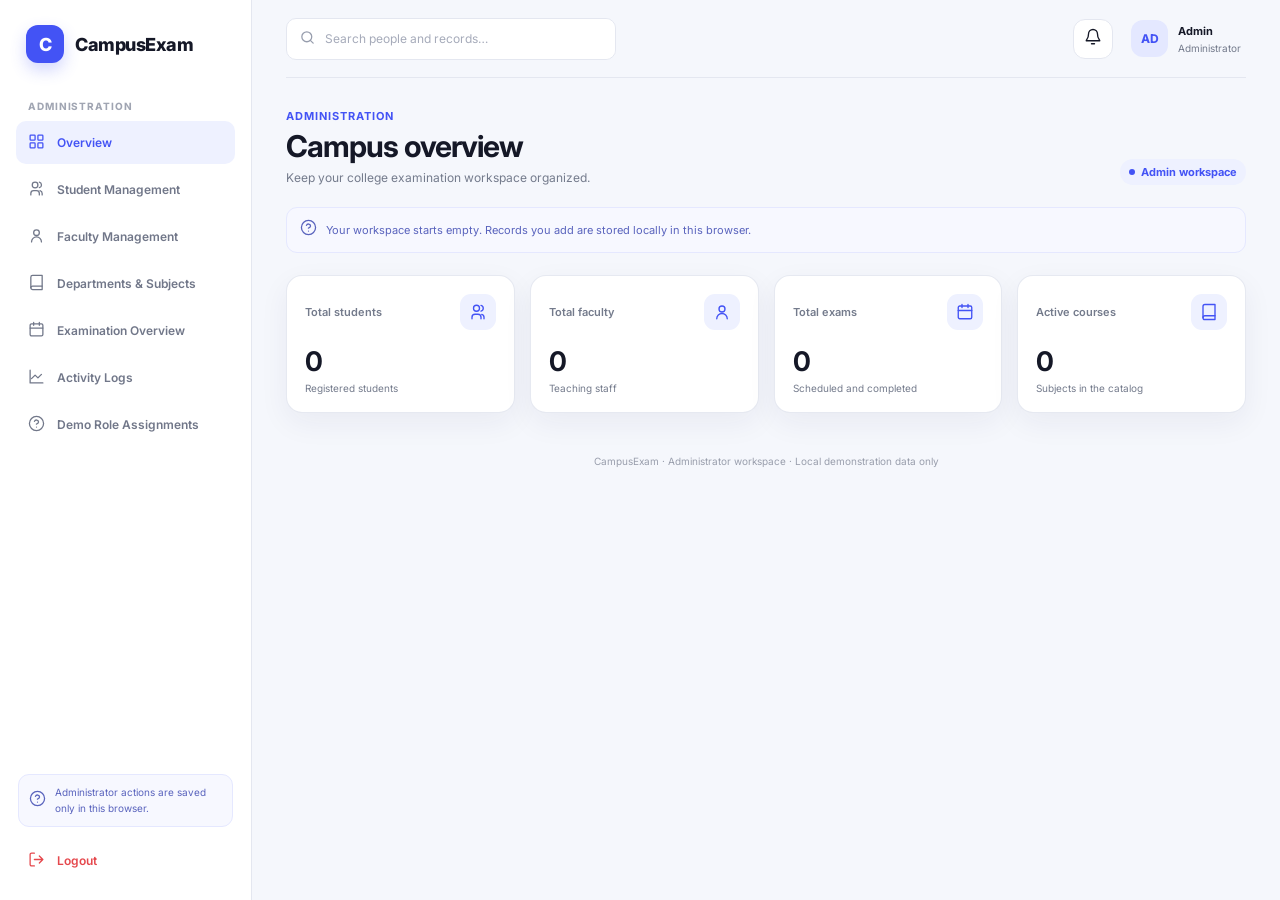
<file: admin-dashboard.html>
<!doctype html>
<html lang="en">
<head>
  <meta charset="utf-8">
  <meta name="viewport" content="width=device-width, initial-scale=1">
  <title>Admin Dashboard · CampusExam</title>
  <link rel="stylesheet" href="css/style.css">
  <link rel="stylesheet" href="css/dashboard.css">
  <script src="js/app.js" defer></script>
  <script src="js/admin.js" defer></script>
</head>
<body>
  <div class="mobile-overlay"></div>
  <aside class="sidebar" aria-label="Administrator navigation">
    <a class="brand" href="admin-dashboard.html"><span class="brand-mark">C</span><span>CampusExam</span></a>
    <div class="nav-label">Administration</div>
    <nav class="sidebar-nav">
      <a class="active" href="#overview"><span data-icon="grid"></span>Overview</a>
      <a href="#students"><span data-icon="users"></span>Student Management</a>
      <a href="#faculty"><span data-icon="user"></span>Faculty Management</a>
      <a href="#departments"><span data-icon="book"></span>Departments &amp; Subjects</a>
      <a href="#examinations"><span data-icon="calendar"></span>Examination Overview</a>
      <a href="#activity"><span data-icon="chart"></span>Activity Logs</a>
      <a href="#roles"><span data-icon="help"></span>Demo Role Assignments</a>
    </nav>
    <div class="sidebar-bottom"><div class="demo-note"><span data-icon="help"></span><span>Administrator actions are saved only in this browser.</span></div><nav class="sidebar-nav"><a class="logout-link" href="login.html" data-logout><span data-icon="logout"></span>Logout</a></nav></div>
  </aside>
  <main class="main-workspace">
    <header class="topbar"><div class="topbar-left"><button class="icon-btn mobile-menu" type="button" aria-label="Open navigation menu"><span data-icon="menu"></span></button><div class="search-box"><span data-icon="search"></span><input id="global-search" type="search" placeholder="Search people and records…" aria-label="Search admin records"></div></div><div class="topbar-right"><button class="icon-btn" type="button" aria-label="Notifications" data-notifications><span data-icon="bell"></span></button><button class="profile-button" type="button" data-profile aria-label="Go to admin profile"><span class="avatar" data-session-initials>AD</span><span class="profile-meta"><strong data-session-name>Admin</strong><span>Administrator</span></span></button></div></header>
    <div class="page-content">
      <section class="welcome-row section-view" id="overview" data-page="overview"><div><span class="eyebrow">Administration</span><h1>Campus overview</h1><p>Keep your college examination workspace organized.</p></div><span class="badge badge-blue">Admin workspace</span></section>
      <div class="demo-note section-view" data-page="overview"><span data-icon="help"></span><span>Your workspace starts empty. Records you add are stored locally in this browser.</span></div>
      <section class="stats-grid section-view" aria-label="Portal summary" data-page="overview">
        <article class="card stat-card"><div class="stat-top"><span>Total students</span><span class="stat-icon" data-icon="users"></span></div><strong id="total-students">0</strong><div class="stat-foot">Registered students</div></article>
        <article class="card stat-card"><div class="stat-top"><span>Total faculty</span><span class="stat-icon" data-icon="user"></span></div><strong id="total-faculty">0</strong><div class="stat-foot">Teaching staff</div></article>
        <article class="card stat-card"><div class="stat-top"><span>Total exams</span><span class="stat-icon" data-icon="calendar"></span></div><strong id="total-exams">0</strong><div class="stat-foot">Scheduled and completed</div></article>
        <article class="card stat-card"><div class="stat-top"><span>Active courses</span><span class="stat-icon" data-icon="book"></span></div><strong id="total-subjects">0</strong><div class="stat-foot">Subjects in the catalog</div></article>
      </section>
      <section class="section-view" id="students" data-page="students">
        <div class="section-heading"><div><h2>Student management</h2><p>Search the student roster or add/remove records.</p></div><button class="btn btn-primary btn-sm" type="button" id="add-student"><span data-icon="plus"></span>Add student</button></div>
        <div class="card table-card"><div class="table-wrap"><table><thead><tr><th>Student ID</th><th>Name</th><th>Class</th><th>Exam status</th><th>Action</th></tr></thead><tbody id="admin-student-rows"></tbody></table></div><div class="empty-state" id="admin-student-empty" hidden>No students found.</div></div>
      </section>
      <section class="section-view" id="faculty" data-page="faculty">
        <div class="section-heading"><div><h2>Faculty management</h2><p>Manage teaching staff and departments.</p></div><button class="btn btn-primary btn-sm" type="button" id="add-faculty"><span data-icon="plus"></span>Add faculty</button></div>
        <div class="card table-card"><div class="table-wrap"><table><thead><tr><th>Faculty ID</th><th>Name</th><th>Department</th><th>Email</th><th>Action</th></tr></thead><tbody id="admin-faculty-rows"></tbody></table></div><div class="empty-state" id="admin-faculty-empty" hidden>No faculty found.</div></div>
      </section>
      <section class="section-view" id="departments" data-page="departments">
        <div class="section-heading"><div><h2>Departments &amp; subjects</h2><p>Manage course catalog entries in this browser.</p></div></div>
        <div class="content-grid">
          <form class="card form-card" id="department-form"><div class="field"><label for="department-name">Add a department</label><input id="department-name" name="name" required maxlength="70" placeholder="e.g. Information Technology"></div><div class="form-actions"><button class="btn btn-primary" type="submit">Add department</button></div><div class="divider" style="margin:18px 0"></div><div id="department-list" class="activity-list"></div></form>
          <form class="card form-card" id="subject-form"><div class="field"><label for="subject-name">Add an active subject</label><input id="subject-name" name="name" required maxlength="70" placeholder="e.g. Computer Architecture"></div><div class="form-actions"><button class="btn btn-primary" type="submit">Add subject</button></div><div class="divider" style="margin:18px 0"></div><div id="subject-list" class="activity-list"></div></form>
        </div>
      </section>
      <section class="section-view" id="examinations" data-page="examinations">
        <div class="section-heading"><div><h2>Examination overview</h2><p>Exam schedule shared with faculty and students.</p></div></div>
        <div class="card table-card"><div class="table-wrap"><table><thead><tr><th>Exam</th><th>Subject</th><th>Date</th><th>Duration</th><th>Class</th><th>Status</th></tr></thead><tbody id="admin-exam-rows"></tbody></table></div></div>
      </section>
      <section class="section-view" id="activity" data-page="activity">
        <div class="section-heading"><div><h2>Recent activity logs</h2><p>Administrator actions performed in this browser.</p></div></div>
        <div class="card panel activity-list" id="activity-list"></div>
      </section>
      <section class="section-view" id="roles" data-page="roles">
        <div class="section-heading"><div><h2>Demo role assignments</h2><p>Change which demonstration dashboard each sample email opens.</p></div></div>
        <div class="demo-note" style="margin-bottom:14px"><span data-icon="help"></span><span>These role assignments only affect the login redirect in this browser. They are not real authorization controls.</span></div>
        <div class="card table-card"><div class="table-wrap"><table><thead><tr><th>Demo account</th><th>Assigned role</th><th>Dashboard destination</th></tr></thead><tbody id="role-rows"></tbody></table></div></div>
      </section>
      <footer class="dashboard-footer">CampusExam · Administrator workspace · Local demonstration data only</footer>
    </div>
  </main>
</body>
</html>
</file>
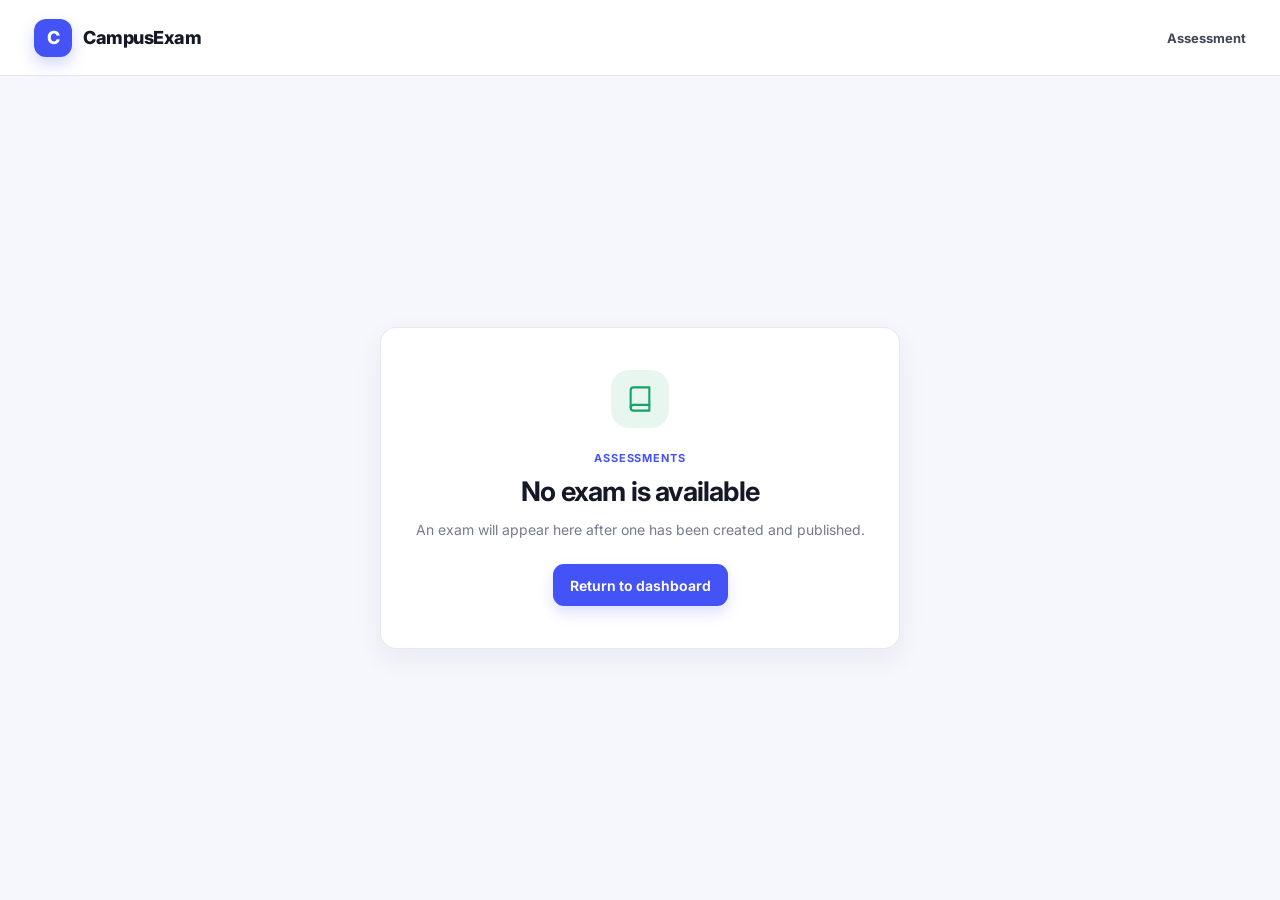
<file: exam.html>
<!doctype html>
<html lang="en">
<head>
  <meta charset="utf-8">
  <meta name="viewport" content="width=device-width, initial-scale=1">
  <meta name="theme-color" content="#4353F5">
  <title>Assessment · CampusExam</title>
  <link rel="stylesheet" href="css/style.css">
  <link rel="stylesheet" href="css/dashboard.css">
  <link rel="stylesheet" href="css/exam.css">
  <script src="js/app.js" defer></script>
  <script src="js/exam.js" defer></script>
</head>
<body class="exam-page">
  <header class="exam-topbar">
    <a class="brand" href="student-dashboard.html"><span class="brand-mark">C</span><span>CampusExam</span></a>
    <div class="exam-top-center"><strong>Assessment</strong></div>
  </header>
  <main class="exam-empty-wrap">
    <section class="card exam-empty">
      <span class="result-check" data-icon="book"></span>
      <span class="eyebrow" id="exam-empty-eyebrow">ASSESSMENTS</span>
      <h1 id="exam-empty-title">No exam is available</h1>
      <p id="exam-empty-description">An exam will appear here after one has been created and published.</p>
      <p class="muted" id="exam-empty-details" hidden></p>
      <a class="btn btn-primary" href="student-dashboard.html">Return to dashboard</a>
    </section>
  </main>
</body>
</html>
</file>
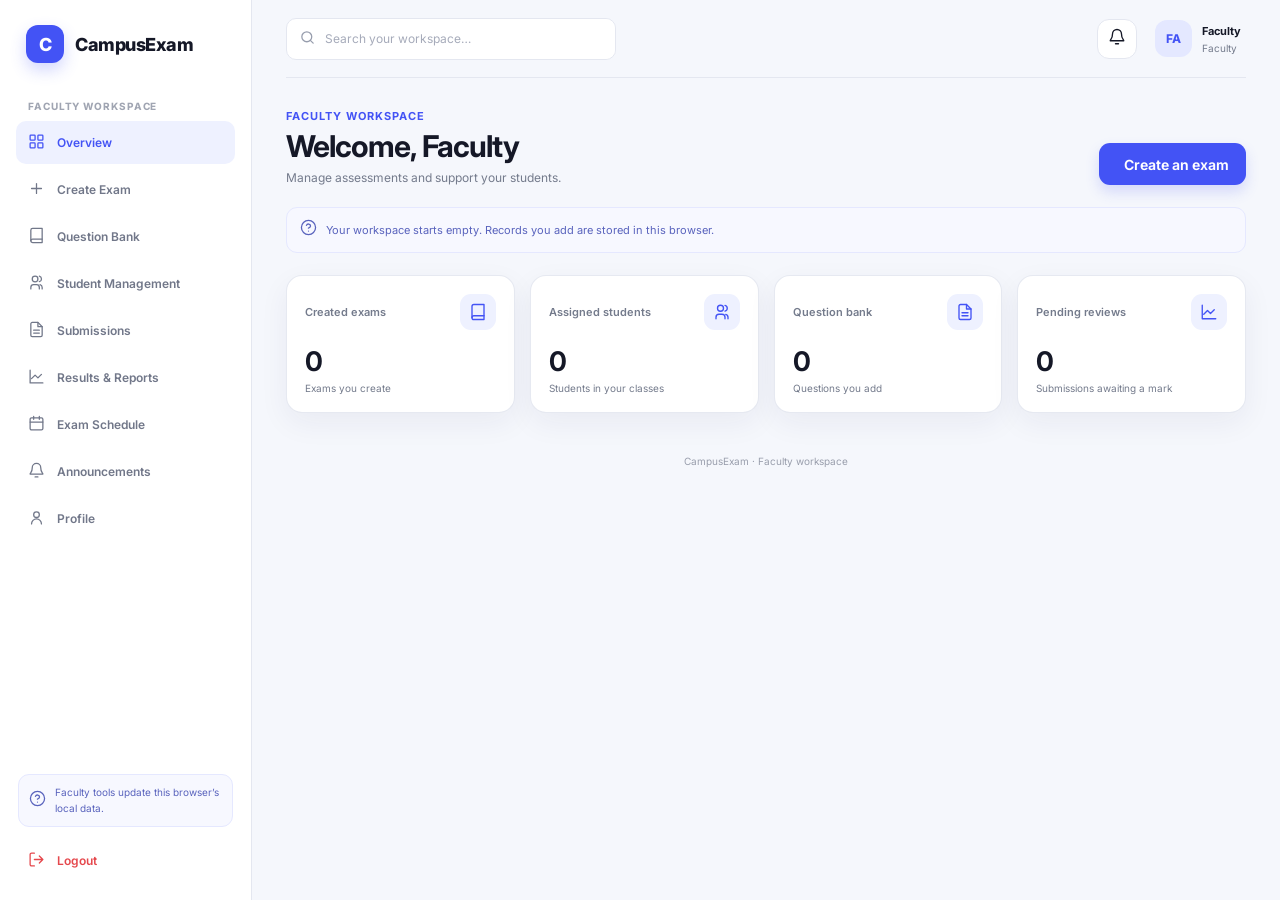
<file: faculty-dashboard.html>
<!doctype html>
<html lang="en">
<head>
  <meta charset="utf-8">
  <meta name="viewport" content="width=device-width, initial-scale=1">
  <title>Faculty Dashboard · CampusExam</title>
  <link rel="stylesheet" href="css/style.css">
  <link rel="stylesheet" href="css/dashboard.css">
  <script src="js/app.js" defer></script>
  <script src="js/faculty.js" defer></script>
</head>
<body>
  <div class="mobile-overlay"></div>
  <aside class="sidebar" aria-label="Faculty navigation">
    <a class="brand" href="faculty-dashboard.html"><span class="brand-mark">C</span><span>CampusExam</span></a>
    <div class="nav-label">Faculty workspace</div>
    <nav class="sidebar-nav">
      <a class="active" href="#overview"><span data-icon="grid"></span>Overview</a>
      <a href="#create-exam"><span data-icon="plus"></span>Create Exam</a>
      <a href="#question-bank"><span data-icon="book"></span>Question Bank</a>
      <a href="#students"><span data-icon="users"></span>Student Management</a>
      <a href="#submissions"><span data-icon="file"></span>Submissions</a>
      <a href="#reports"><span data-icon="chart"></span>Results &amp; Reports</a>
      <a href="#exam-schedule"><span data-icon="calendar"></span>Exam Schedule</a>
      <a href="#announcements"><span data-icon="bell"></span>Announcements</a>
      <a href="#profile"><span data-icon="user"></span>Profile</a>
    </nav>
    <div class="sidebar-bottom"><div class="demo-note"><span data-icon="help"></span><span>Faculty tools update this browser’s local data.</span></div><nav class="sidebar-nav"><a class="logout-link" href="login.html" data-logout><span data-icon="logout"></span>Logout</a></nav></div>
  </aside>
  <main class="main-workspace">
    <header class="topbar"><div class="topbar-left"><button class="icon-btn mobile-menu" type="button" aria-label="Open navigation menu"><span data-icon="menu"></span></button><div class="search-box"><span data-icon="search"></span><input id="global-search" type="search" placeholder="Search your workspace…" aria-label="Search faculty workspace"></div></div><div class="topbar-right"><button class="icon-btn" type="button" aria-label="Notifications" data-notifications><span data-icon="bell"></span></button><button class="profile-button" type="button" data-profile aria-label="Go to profile"><span class="avatar" data-session-initials>FA</span><span class="profile-meta"><strong data-session-name>Faculty</strong><span>Faculty</span></span></button></div></header>
    <div class="page-content">
      <section class="welcome-row section-view" id="overview" data-page="overview"><div><span class="eyebrow">Faculty workspace</span><h1>Welcome, <span data-session-name>Faculty</span></h1><p>Manage assessments and support your students.</p></div><button class="btn btn-primary" type="button" data-scroll="#create-exam"><span data-icon="plus"></span>Create an exam</button></section>
      <div class="demo-note section-view" data-page="overview"><span data-icon="help"></span><span>Your workspace starts empty. Records you add are stored in this browser.</span></div>
      <section class="stats-grid section-view" aria-label="Faculty overview metrics" data-page="overview">
        <article class="card stat-card"><div class="stat-top"><span>Created exams</span><span class="stat-icon" data-icon="book"></span></div><strong id="stat-exams">0</strong><div class="stat-foot">Exams you create</div></article>
        <article class="card stat-card"><div class="stat-top"><span>Assigned students</span><span class="stat-icon" data-icon="users"></span></div><strong id="stat-students">0</strong><div class="stat-foot">Students in your classes</div></article>
        <article class="card stat-card"><div class="stat-top"><span>Question bank</span><span class="stat-icon" data-icon="file"></span></div><strong id="stat-questions">0</strong><div class="stat-foot">Questions you add</div></article>
        <article class="card stat-card"><div class="stat-top"><span>Pending reviews</span><span class="stat-icon" data-icon="chart"></span></div><strong id="stat-reviews">0</strong><div class="stat-foot">Submissions awaiting a mark</div></article>
      </section>
      <section class="section-view" id="create-exam" data-page="create-exam">
        <div class="section-heading"><div><h2>Create an exam</h2><p>Create a new exam for your class.</p></div></div>
        <form class="card form-card" id="exam-form">
          <div class="field-grid">
            <div class="field"><label for="exam-title">Exam title</label><input id="exam-title" name="title" required maxlength="90" placeholder="e.g. Operating Systems Midterm"></div>
            <div class="field"><label for="exam-subject">Subject</label><input id="exam-subject" name="subject" required maxlength="70" placeholder="e.g. Computer Science"></div>
            <div class="field span-2"><label for="exam-description">Description</label><textarea id="exam-description" name="description" rows="2" maxlength="300" placeholder="Short overview of the assessment"></textarea></div>
            <div class="field span-2"><label for="exam-instructions">Instructions</label><textarea id="exam-instructions" name="instructions" rows="2" maxlength="500" placeholder="Instructions students should read before starting"></textarea></div>
            <div class="field"><label for="exam-date">Date</label><input id="exam-date" name="date" type="date" required></div>
            <div class="field"><label for="exam-time">Start time</label><input id="exam-time" name="time" type="time" required></div>
            <div class="field"><label for="exam-duration">Duration (minutes)</label><input id="exam-duration" name="duration" type="number" min="1" max="600" required></div>
            <div class="field"><label for="exam-marks">Total marks</label><input id="exam-marks" name="marks" type="number" min="1" max="1000" required></div>
            <div class="field"><label for="exam-type">Question type</label><select id="exam-type" name="questionType"><option>MCQ</option><option>Multiple-select</option><option>Short-answer</option><option>Descriptive</option><option>Programming</option><option>Mixed</option></select></div>
            <div class="field"><label for="exam-class">Assigned class</label><input id="exam-class" name="className" required maxlength="80" placeholder="Class or section"></div>
          </div>
          <div class="form-actions"><button class="btn btn-secondary" type="reset">Clear form</button><button class="btn btn-secondary" name="intent" value="Draft" type="submit">Save draft</button><button class="btn btn-primary" name="intent" value="Published" type="submit">Publish exam</button></div>
        </form>
      </section>
      <section class="section-view" id="question-bank" data-page="question-bank">
        <div class="section-heading"><div><h2>Question bank</h2><p>Add, find, edit, and remove questions.</p></div></div>
        <form class="card form-card" id="question-form">
          <div class="field-grid"><div class="field"><label for="question-prompt">Question</label><input id="question-prompt" name="prompt" required maxlength="280" placeholder="Write a question prompt"></div><div class="field"><label for="question-subject">Subject</label><input id="question-subject" name="subject" required maxlength="70" placeholder="e.g. Algorithms"></div><div class="field"><label for="question-type">Question type</label><select id="question-type" name="type"><option>MCQ</option><option>Multiple-select</option><option>Short-answer</option><option>Descriptive</option><option>Programming</option></select></div><div class="field"><label for="question-difficulty">Difficulty</label><select id="question-difficulty" name="difficulty"><option>Easy</option><option>Medium</option><option>Hard</option></select></div></div>
          <div class="form-actions"><button class="btn btn-primary" type="submit"><span data-icon="plus"></span>Add question</button></div>
        </form>
        <div class="toolbar" style="margin-top:16px"><div class="search-box"><span data-icon="search"></span><input id="question-search" type="search" placeholder="Search questions…" aria-label="Search questions"></div><select id="question-filter" aria-label="Filter question type"><option value="">All question types</option><option>MCQ</option><option>Multiple-select</option><option>Short-answer</option><option>Descriptive</option><option>Programming</option></select></div>
        <div class="card table-card"><div class="table-wrap"><table><thead><tr><th>Question</th><th>Subject</th><th>Type</th><th>Difficulty</th><th>Actions</th></tr></thead><tbody id="question-rows"></tbody></table></div><div class="empty-state" id="question-empty" hidden>No questions match. Add a new one above.</div></div>
      </section>
      <section class="section-view" id="students" data-page="students">
        <div class="section-heading"><div><h2>Student management</h2><p>Manage student records and exam status.</p></div><select id="student-status-filter" aria-label="Filter by exam status"><option value="">All statuses</option><option>Upcoming</option><option>Completed</option><option>In progress</option></select></div>
        <div class="card table-card"><div class="table-wrap"><table><thead><tr><th>Student ID</th><th>Name</th><th>Class</th><th>Exam status</th></tr></thead><tbody id="student-rows"></tbody></table></div><div class="empty-state" id="student-empty" hidden>No students match this filter.</div></div>
      </section>
      <section class="section-view" id="submissions" data-page="submissions">
        <div class="section-heading"><div><h2>Submissions &amp; grading</h2><p>Adjust demo marks and save review status.</p></div><button class="btn btn-secondary btn-sm" id="export-csv" type="button">Export CSV</button></div>
        <div class="card table-card"><div class="table-wrap"><table><thead><tr><th>Student</th><th>Exam</th><th>Submitted</th><th>Marks</th><th>Review</th><th>Action</th></tr></thead><tbody id="submission-rows"></tbody></table></div></div>
      </section>
      <section class="section-view" id="reports" data-page="reports">
        <div class="section-heading"><div><h2>Results &amp; reports</h2><p>Record reviewed exam results and track submission status.</p></div></div>
        <form class="card form-card" id="result-form">
          <div class="section-heading"><div><h3>Record an exam result</h3><p>Saved results appear in student performance analytics.</p></div></div>
          <div class="field-grid">
            <div class="field"><label for="result-student">Student name</label><input id="result-student" name="student" required maxlength="100" placeholder="Student name"></div>
            <div class="field"><label for="result-exam">Exam name</label><input id="result-exam" name="exam" required maxlength="100" placeholder="Exam name"></div>
            <div class="field"><label for="result-date">Exam date</label><input id="result-date" name="date" type="date" required></div>
            <div class="field-grid"><div class="field"><label for="result-score">Score</label><input id="result-score" name="score" type="number" min="0" step="1" required></div><div class="field"><label for="result-total">Total marks</label><input id="result-total" name="total" type="number" min="1" step="1" required></div></div>
          </div>
          <div class="form-actions"><button class="btn btn-primary" type="submit">Save result</button></div>
        </form>
        <div class="content-grid"><article class="card panel"><div class="section-heading"><div><h3>Assessment results</h3><p>Exam submissions and marks</p></div></div><div class="result-list" id="report-list"></div></article><article class="card panel"><div class="section-heading"><div><h3>Review progress</h3><p>Submissions awaiting review</p></div></div><strong style="font-size:30px" id="report-pending">0</strong><p class="muted">submissions pending review</p><a class="btn btn-primary btn-sm" href="#submissions">Review submissions</a></article></div>
      </section>
      <section class="section-view" id="exam-schedule" data-page="exam-schedule">
        <div class="section-heading"><div><h2>Exam schedule</h2><p>Scheduled and draft exams you manage.</p></div></div>
        <div class="card table-card"><div class="table-wrap"><table><thead><tr><th>Exam</th><th>Subject</th><th>Date</th><th>Duration</th><th>Class</th><th>Status</th></tr></thead><tbody id="exam-rows"></tbody></table></div></div>
      </section>
      <section class="section-view" id="announcements" data-page="announcements">
        <div class="section-heading"><div><h2>Announcements</h2><p>Create and maintain class notices.</p></div></div>
        <form class="card form-card" id="announcement-form"><div class="field-grid"><div class="field"><label for="announcement-title">Announcement title</label><input id="announcement-title" name="title" required maxlength="100" placeholder="e.g. Revision session moved"></div><div class="field"><label for="announcement-body">Message</label><input id="announcement-body" name="body" required maxlength="300" placeholder="Add a short update for your class"></div></div><div class="form-actions"><button class="btn btn-primary" type="submit">Post announcement</button></div></form>
        <div class="activity-list card panel" style="margin-top:14px" id="announcement-list"></div>
      </section>
      <section class="section-view" id="profile" data-page="profile"><div class="section-heading"><div><h2>Faculty profile</h2><p>Account details.</p></div></div><article class="card panel"><p><strong data-session-name>Faculty</strong> <span class="badge badge-blue">Faculty</span></p><button class="btn btn-secondary btn-sm" type="button" data-logout>Log out</button></article></section>
      <footer class="dashboard-footer">CampusExam · Faculty workspace</footer>
    </div>
  </main>
</body>
</html>
</file>
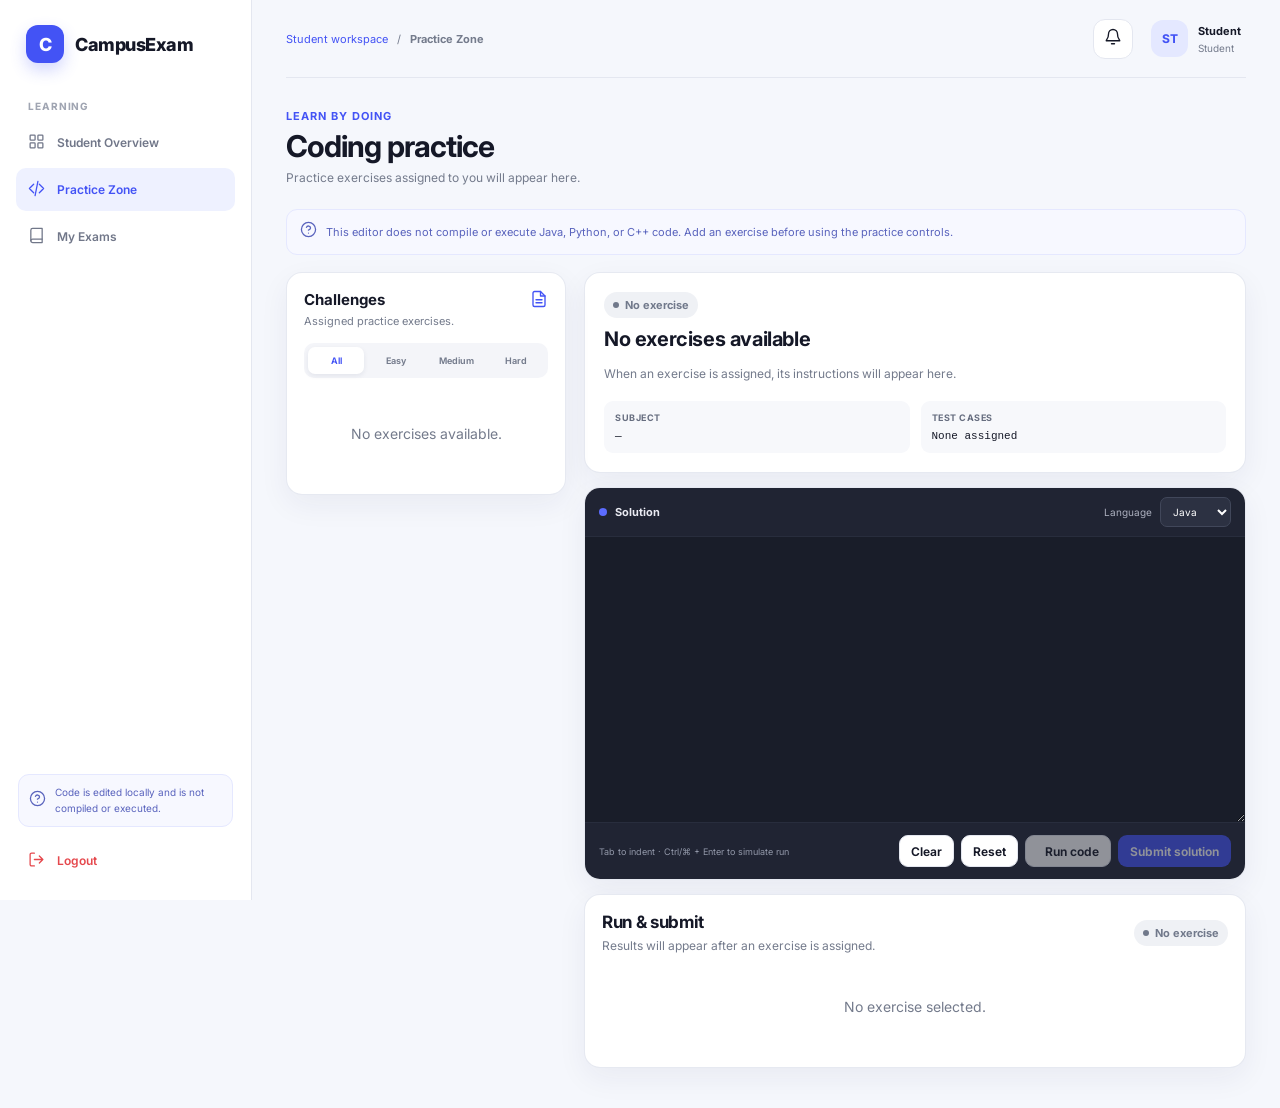
<file: practice.html>
<!doctype html>
<html lang="en">
<head>
  <meta charset="utf-8">
  <meta name="viewport" content="width=device-width, initial-scale=1">
  <title>Coding Practice · CampusExam</title>
  <link rel="stylesheet" href="css/style.css">
  <link rel="stylesheet" href="css/dashboard.css">
  <link rel="stylesheet" href="css/practice.css">
  <script src="js/app.js" defer></script>
  <script src="js/practice.js" defer></script>
</head>
<body>
  <div class="mobile-overlay"></div>
  <aside class="sidebar" aria-label="Practice navigation">
    <a class="brand" href="student-dashboard.html"><span class="brand-mark">C</span><span>CampusExam</span></a>
    <div class="nav-label">Learning</div>
    <nav class="sidebar-nav"><a href="student-dashboard.html"><span data-icon="grid"></span>Student Overview</a><a class="active" href="practice.html"><span data-icon="code"></span>Practice Zone</a><a href="student-dashboard.html#exams"><span data-icon="book"></span>My Exams</a></nav>
    <div class="sidebar-bottom"><div class="demo-note"><span data-icon="help"></span><span>Code is edited locally and is not compiled or executed.</span></div><nav class="sidebar-nav"><a class="logout-link" href="login.html" data-logout><span data-icon="logout"></span>Logout</a></nav></div>
  </aside>
  <main class="main-workspace">
    <header class="topbar"><div class="topbar-left"><button class="icon-btn mobile-menu" type="button" aria-label="Open navigation menu"><span data-icon="menu"></span></button><div class="practice-crumb"><a href="student-dashboard.html">Student workspace</a><span>/</span><strong>Practice Zone</strong></div></div><div class="topbar-right"><button class="icon-btn" type="button" aria-label="Notifications" data-notifications><span data-icon="bell"></span></button><button class="profile-button" type="button" data-profile><span class="avatar" data-session-initials>ST</span><span class="profile-meta"><strong data-session-name>Student</strong><span>Student</span></span></button></div></header>
    <div class="page-content practice-content">
      <section class="welcome-row"><div><span class="eyebrow">Learn by doing</span><h1>Coding practice</h1><p>Practice exercises assigned to you will appear here.</p></div></section>
      <div class="demo-note" style="margin-bottom:17px"><span data-icon="help"></span><span>This editor does not compile or execute Java, Python, or C++ code. Add an exercise before using the practice controls.</span></div>
      <div class="practice-layout">
        <aside class="card challenge-panel">
          <div class="challenge-heading"><div><h2>Challenges</h2><p>Assigned practice exercises.</p></div><span data-icon="file"></span></div>
          <div class="difficulty-filters" role="group" aria-label="Filter challenge difficulty"><button class="active" data-difficulty="All" type="button">All</button><button data-difficulty="Easy" type="button">Easy</button><button data-difficulty="Medium" type="button">Medium</button><button data-difficulty="Hard" type="button">Hard</button></div>
          <div class="challenge-list" id="challenge-list"></div>
        </aside>
        <section class="practice-main">
          <article class="card challenge-description">
            <div class="challenge-description-top"><div><span class="badge badge-gray" id="challenge-difficulty">No exercise</span><h2 id="challenge-title">No exercises available</h2></div><span class="challenge-points" id="challenge-points"></span></div>
            <p id="challenge-description">When an exercise is assigned, its instructions will appear here.</p>
            <div class="sample-io"><div><strong>Subject</strong><code id="exercise-subject">—</code></div><div><strong>Test cases</strong><code id="exercise-tests">None assigned</code></div></div>
          </article>
          <section class="card editor-card">
            <div class="editor-toolbar"><div class="editor-label"><span class="editor-dot"></span><strong>Solution</strong></div><label class="language-picker" for="language-select"><span>Language</span><select id="language-select"><option>Java</option><option>Python</option><option>C++</option></select></label></div>
            <div class="editor-wrap"><pre class="highlight-layer" aria-hidden="true"><code id="highlighted-code"></code></pre><textarea id="code-editor" spellcheck="false" aria-label="Code editor" autocomplete="off" autocapitalize="off"></textarea></div>
            <div class="editor-footer"><span>Tab to indent · Ctrl/⌘ + Enter to simulate run</span><div><button class="btn btn-secondary btn-sm" id="clear-code" type="button">Clear</button><button class="btn btn-secondary btn-sm" id="reset-code" type="button">Reset</button><button class="btn btn-secondary btn-sm" id="run-code" type="button"><span data-icon="code"></span>Run code</button><button class="btn btn-primary btn-sm" id="submit-solution" type="button">Submit solution</button></div></div>
          </section>
          <section class="card test-results">
            <div class="section-heading"><div><h2>Run &amp; submit</h2><p id="test-summary">Results will appear after an exercise is assigned.</p></div><span class="badge badge-gray" id="test-status">No exercise</span></div>
            <div id="test-cases" class="test-case-list"><div class="empty-state">No exercise selected.</div></div>
          </section>
        </section>
      </div>
    </div>
  </main>
</body>
</html>
</file>
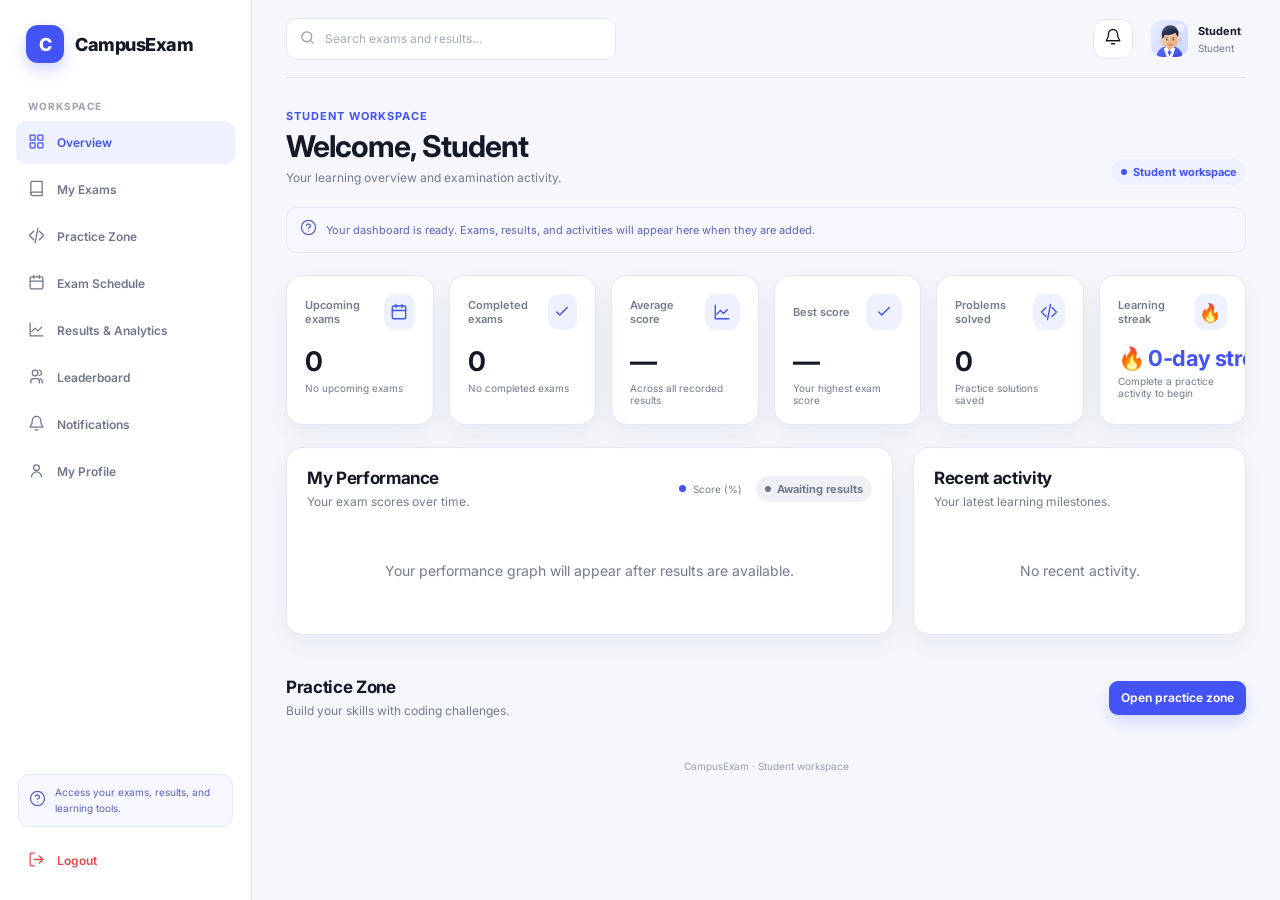
<file: student-dashboard.html>
<!doctype html>
<html lang="en">
<head>
  <meta charset="utf-8">
  <meta name="viewport" content="width=device-width, initial-scale=1">
  <title>Student Dashboard · CampusExam</title>
  <link rel="stylesheet" href="css/style.css">
  <link rel="stylesheet" href="css/dashboard.css">
  <script src="js/app.js" defer></script>
  <script src="js/student.js" defer></script>
</head>
<body>
  <div class="mobile-overlay"></div>
  <aside class="sidebar" aria-label="Student navigation">
    <a class="brand" href="student-dashboard.html"><span class="brand-mark">C</span><span>CampusExam</span></a>
    <div class="nav-label">Workspace</div>
    <nav class="sidebar-nav">
      <a class="active" href="#overview"><span data-icon="grid"></span>Overview</a>
      <a href="#exams"><span data-icon="book"></span>My Exams</a>
      <a href="practice.html"><span data-icon="code"></span>Practice Zone</a>
      <a href="#schedule"><span data-icon="calendar"></span>Exam Schedule</a>
      <a href="#results"><span data-icon="chart"></span>Results &amp; Analytics</a>
      <a href="#leaderboard"><span data-icon="users"></span>Leaderboard</a>
      <a href="#notifications"><span data-icon="bell"></span>Notifications</a>
      <a href="#profile"><span data-icon="user"></span>My Profile</a>
    </nav>
    <div class="sidebar-bottom">
      <div class="demo-note"><span data-icon="help"></span><span>Access your exams, results, and learning tools.</span></div>
      <nav class="sidebar-nav"><a class="logout-link" href="login.html" data-logout><span data-icon="logout"></span>Logout</a></nav>
    </div>
  </aside>
  <main class="main-workspace">
    <header class="topbar">
      <div class="topbar-left">
        <button class="icon-btn mobile-menu" type="button" aria-label="Open navigation menu"><span data-icon="menu"></span></button>
        <div class="search-box"><span data-icon="search"></span><input id="global-search" type="search" placeholder="Search exams and results…" aria-label="Search dashboard"></div>
      </div>
      <div class="topbar-right">
        <button class="icon-btn" type="button" aria-label="Notifications" data-notifications><span data-icon="bell"></span></button>
        <button class="profile-button" type="button" data-profile aria-label="Go to my profile">
          <img class="avatar avatar-image" src="assets/student-avatar.svg" alt="3D-style male student profile">
          <span class="profile-meta"><strong data-session-name>Student</strong><span>Student</span></span>
        </button>
      </div>
    </header>
    <div class="page-content">
      <section class="welcome-row section-view" id="overview" data-page="overview">
        <div><span class="eyebrow">Student workspace</span><h1>Welcome, <span data-session-name>Student</span></h1><p>Your learning overview and examination activity.</p></div>
        <span class="badge badge-blue">Student workspace</span>
      </section>
      <div class="demo-note section-view" data-page="overview"><span data-icon="help"></span><span>Your dashboard is ready. Exams, results, and activities will appear here when they are added.</span></div>
      <section class="stats-grid section-view student-stats-grid" aria-label="Student summary" data-page="overview">
        <article class="card stat-card"><div class="stat-top"><span>Upcoming exams</span><span class="stat-icon" data-icon="calendar"></span></div><strong id="upcoming-count">0</strong><div class="stat-foot">No upcoming exams</div></article>
        <article class="card stat-card"><div class="stat-top"><span>Completed exams</span><span class="stat-icon" data-icon="check"></span></div><strong id="completed-count">0</strong><div class="stat-foot">No completed exams</div></article>
        <article class="card stat-card"><div class="stat-top"><span>Average score</span><span class="stat-icon" data-icon="chart"></span></div><strong id="average-score">—</strong><div class="stat-foot">Across all recorded results</div></article>
        <article class="card stat-card"><div class="stat-top"><span>Best score</span><span class="stat-icon" data-icon="check"></span></div><strong id="best-score">—</strong><div class="stat-foot">Your highest exam score</div></article>
        <article class="card stat-card"><div class="stat-top"><span>Problems solved</span><span class="stat-icon" data-icon="code"></span></div><strong id="solved-count">0</strong><div class="stat-foot">Practice solutions saved</div></article>
        <article class="card stat-card streak-card"><div class="stat-top"><span>Learning streak</span><span class="stat-icon streak-icon" aria-hidden="true">🔥</span></div><strong id="learning-streak">0-day streak</strong><div class="stat-foot" id="streak-caption">Complete a practice activity to begin</div></article>
      </section>
      <div class="content-grid" data-page-layout>
        <section class="card panel section-view" id="exams" data-page="exams">
          <div class="section-heading"><div><h2>Upcoming examinations</h2><p>Stay on top of what’s coming up.</p></div><a class="btn btn-secondary btn-sm" href="#schedule">View schedule</a></div>
          <div class="exam-list" id="upcoming-exams"><div class="empty-state">No upcoming exams.</div></div>
        </section>
        <section class="card panel section-view" id="results" data-page="results">
          <div class="section-heading"><div><h2>Recent results</h2><p>Your latest assessment scores.</p></div></div>
          <div class="result-list" id="recent-results"><div class="empty-state">No results yet.</div></div>
        </section>
      </div>
      <div class="content-grid" data-page-layout>
        <section class="card panel section-view" id="analytics" data-page="overview">
          <div class="section-heading"><div><h2>My Performance</h2><p>Your exam scores over time.</p></div><div class="performance-legend"><span class="chart-legend">Score (%)</span><span class="badge badge-gray" id="performance-trend">Awaiting results</span></div></div>
          <div id="performance-chart"><div class="empty-state">Your performance graph will appear after results are available.</div></div>
        </section>
        <section class="card panel section-view" id="activity" data-page="overview">
          <div class="section-heading"><div><h2>Recent activity</h2><p>Your latest learning milestones.</p></div></div>
          <div class="activity-list"><div class="empty-state">No recent activity.</div></div>
        </section>
      </div>
      <section class="section-view" id="schedule" data-page="schedule">
        <div class="section-heading"><div><h2>Exam schedule</h2><p>Published examinations will appear here.</p></div></div>
        <div class="quick-links" id="exam-schedule-list"><div class="card empty-state">No exams scheduled.</div></div>
      </section>
      <section class="section-view" id="leaderboard" data-page="leaderboard">
        <div class="section-heading"><div><h2>Leaderboard</h2><p>Leaderboard standings will appear when results are available.</p></div></div>
        <div class="card empty-state">No leaderboard data available.</div>
      </section>
      <section class="section-view" id="notifications" data-page="notifications">
        <div class="section-heading"><div><h2>Notifications</h2><p>Recent notices for your account.</p></div></div>
        <article class="card panel"><div class="empty-state">No notifications.</div></article>
      </section>
      <section class="section-view" id="profile" data-page="profile">
        <div class="section-heading"><div><h2>My profile</h2><p>Account details.</p></div></div>
        <article class="card panel profile-card">
          <img class="profile-portrait" src="assets/student-avatar.svg" alt="3D-style male student profile">
          <div class="profile-card-details"><p><strong data-session-name>Student</strong> <span class="badge badge-blue">Student</span></p><span class="profile-email" data-session-email>Student account</span></div>
          <button class="btn btn-secondary btn-sm" type="button" data-logout>Log out</button>
        </article>
      </section>
      <div class="section-view" id="practice" data-page="overview"><div class="section-heading"><div><h2>Practice Zone</h2><p>Build your skills with coding challenges.</p></div><a class="btn btn-primary btn-sm" href="practice.html">Open practice zone</a></div></div>
      <footer class="dashboard-footer">CampusExam · Student workspace</footer>
    </div>
  </main>
</body>
</html>
</file>
<file: css/style.css>
@import url('https://fonts.googleapis.com/css2?family=Inter:wght@400;500;600;700;800&display=swap');

:root {
  --primary: #4353F5;
  --primary-dark: #303FCE;
  --primary-light: #EEF1FF;
  --white: #FFFFFF;
  --background: #F5F7FC;
  --text-primary: #151827;
  --text-secondary: #747B8C;
  --border: #E4E7F0;
  --success: #16A36A;
  --warning: #F3A712;
  --error: #E5484D;
  --radius: 16px;
  --transition: 0.25s ease;
  --shadow: 0 10px 30px rgba(28, 39, 92, .06);
  font-family: Inter, "Segoe UI", sans-serif;
  color: var(--text-primary);
  background: var(--background);
  font-synthesis: none;
}

* { box-sizing: border-box; }
body { margin: 0; min-width: 320px; background: var(--background); color: var(--text-primary); font-size: 14px; }
button, input, select, textarea { font: inherit; }
button, a { -webkit-tap-highlight-color: transparent; }
a { color: inherit; text-decoration: none; }
button { color: inherit; }
.muted { color: var(--text-secondary); }
.eyebrow { color: var(--primary); font-size: 11px; font-weight: 700; letter-spacing: .09em; text-transform: uppercase; }
.brand { display: inline-flex; align-items: center; gap: 11px; font-size: 18px; font-weight: 800; letter-spacing: -.5px; }
.brand-mark { display: grid; width: 38px; height: 38px; place-items: center; border-radius: 12px; color: #fff; background: var(--primary); box-shadow: 0 7px 16px rgba(67,83,245,.24); }
.brand-mark svg { width: 22px; height: 22px; }
.btn { display: inline-flex; align-items: center; justify-content: center; gap: 8px; min-height: 42px; padding: 0 16px; border: 1px solid transparent; border-radius: 11px; cursor: pointer; font-weight: 650; transition: var(--transition); }
.btn:hover { transform: translateY(-1px); }
.btn:disabled { opacity: .5; cursor: not-allowed; transform: none; box-shadow: none; }
.btn:disabled:hover { transform: none; }
.btn:focus-visible, a:focus-visible, input:focus-visible, select:focus-visible, textarea:focus-visible { outline: 3px solid rgba(67,83,245,.25); outline-offset: 2px; }
.btn-primary { color: white; background: var(--primary); box-shadow: 0 7px 14px rgba(67,83,245,.18); }
.btn-primary:hover { background: var(--primary-dark); }
.btn-secondary { color: var(--text-primary); border-color: var(--border); background: white; }
.btn-secondary:hover { border-color: #cbd0e5; background: #fafbff; }
.btn-danger { color: var(--error); border-color: #f5d1d3; background: #fff; }
.btn-sm { min-height: 34px; padding: 0 11px; border-radius: 9px; font-size: 12px; }
.icon-btn { display: inline-grid; width: 40px; height: 40px; place-items: center; border: 1px solid var(--border); border-radius: 12px; background: white; cursor: pointer; transition: var(--transition); }
.icon-btn:hover { color: var(--primary); border-color: #cbd0ff; background: var(--primary-light); }
.icon-btn svg { width: 18px; height: 18px; }
.badge { display: inline-flex; align-items: center; gap: 6px; padding: 6px 9px; border-radius: 20px; font-size: 11px; font-weight: 700; white-space: nowrap; }
.badge::before { width: 6px; height: 6px; border-radius: 50%; background: currentColor; content: ""; }
.badge-blue { color: var(--primary); background: var(--primary-light); }
.badge-green { color: var(--success); background: #e7f7ef; }
.badge-amber { color: #a96a00; background: #fff4d9; }
.badge-gray { color: #71798b; background: #eff1f5; }
.card { border: 1px solid rgba(228,231,240,.9); border-radius: var(--radius); background: white; box-shadow: var(--shadow); }
.section-heading { display: flex; align-items: center; justify-content: space-between; gap: 16px; margin-bottom: 18px; }
.section-heading h2, .section-heading h3 { margin: 0; font-size: 17px; letter-spacing: -.35px; }
.section-heading p { margin: 6px 0 0; color: var(--text-secondary); font-size: 12px; }
.field { display: grid; gap: 7px; }
.field label { color: #454b5e; font-size: 12px; font-weight: 650; }
.field input, .field select, .field textarea, .search-box input { width: 100%; min-height: 44px; padding: 0 13px; border: 1px solid var(--border); border-radius: 10px; color: var(--text-primary); background: #fff; outline: none; transition: var(--transition); }
.field textarea { padding: 12px 13px; resize: vertical; }
.field input:focus, .field select:focus, .field textarea:focus, .search-box input:focus { border-color: var(--primary); box-shadow: 0 0 0 3px rgba(67,83,245,.1); }
.field input::placeholder, .field textarea::placeholder, .search-box input::placeholder { color: #a6abba; }
.field-grid { display: grid; grid-template-columns: repeat(2,minmax(0,1fr)); gap: 16px; }
.field-grid .span-2 { grid-column: 1 / -1; }
.table-wrap { width: 100%; overflow: auto; }
table { width: 100%; border-collapse: collapse; text-align: left; white-space: nowrap; }
th { padding: 13px 16px; color: #8a90a0; background: #fafbfe; font-size: 10px; font-weight: 750; letter-spacing: .08em; text-transform: uppercase; }
td { padding: 14px 16px; border-top: 1px solid #f0f1f6; color: #454b5d; font-size: 12px; }
tbody tr:hover { background: #fbfcff; }
.toast-region { position: fixed; z-index: 99; right: 22px; bottom: 22px; display: grid; gap: 9px; width: min(360px, calc(100vw - 32px)); }
.toast { padding: 14px 16px; border: 1px solid var(--border); border-radius: 12px; background: white; box-shadow: 0 14px 36px rgba(24,32,74,.15); animation: toast-in .2s ease; }
.toast.error { border-left: 4px solid var(--error); }
.toast.success { border-left: 4px solid var(--success); }
@keyframes toast-in { from { opacity: 0; transform: translateY(8px); } to { opacity: 1; transform: translateY(0); } }
.empty-state { padding: 35px 16px; color: var(--text-secondary); text-align: center; }
.demo-note { display: flex; align-items: center; gap: 9px; padding: 11px 13px; border: 1px solid #e5e8ff; border-radius: 11px; color: #5963bd; background: #f7f8ff; font-size: 11px; line-height: 1.55; }
.demo-note svg { flex: 0 0 auto; width: 17px; height: 17px; }
.divider { height: 1px; background: var(--border); }
@media (max-width: 600px) {
  .field-grid { grid-template-columns: 1fr; }
  .field-grid .span-2 { grid-column: auto; }
}
</file>
<file: css/dashboard.css>
.app-shell { min-height: 100vh; }
.sidebar { position: fixed; z-index: 20; inset: 0 auto 0 0; display: flex; width: 252px; flex-direction: column; padding: 25px 16px 18px; border-right: 1px solid var(--border); background: white; transition: transform var(--transition); }
.sidebar .brand { padding: 0 10px 27px; }
.nav-label { padding: 10px 12px 9px; color: #a0a5b2; font-size: 10px; font-weight: 750; letter-spacing: .09em; text-transform: uppercase; }
.sidebar-nav { display: grid; gap: 4px; overflow-y: auto; }
.sidebar-nav a { display: flex; align-items: center; gap: 12px; min-height: 43px; padding: 0 12px; border-radius: 10px; color: #717789; font-size: 12px; font-weight: 600; transition: var(--transition); }
.sidebar-nav a:hover { color: var(--primary); background: #f7f8ff; }
.sidebar-nav a.active { color: var(--primary); background: var(--primary-light); }
.sidebar-nav a svg { width: 17px; height: 17px; }
.sidebar-bottom { margin-top: auto; padding-top: 14px; }
.sidebar-bottom .demo-note { margin: 0 2px 12px; padding: 10px; font-size: 10px; }
.sidebar-bottom .sidebar-nav a.logout-link { color: var(--error); }
.main-workspace { min-height: 100vh; margin-left: 252px; padding: 0 34px 40px; }
.topbar { position: sticky; z-index: 10; top: 0; display: flex; min-height: 78px; align-items: center; justify-content: space-between; gap: 15px; border-bottom: 1px solid var(--border); background: rgba(245,247,252,.92); backdrop-filter: blur(14px); }
.topbar-left, .topbar-right { display: flex; align-items: center; gap: 13px; }
.mobile-menu { display: none; }
.search-box { display: flex; width: min(330px,34vw); align-items: center; gap: 9px; padding-left: 12px; border: 1px solid var(--border); border-radius: 10px; background: white; }
.search-box svg { width: 17px; height: 17px; color: #979dad; }
.search-box input { min-height: 40px; padding-left: 0; border: 0; font-size: 12px; }
.search-box input:focus { box-shadow: none; }
.profile-button { display: flex; align-items: center; gap: 10px; padding: 5px; border: 0; border-radius: 11px; background: transparent; cursor: pointer; text-align: left; }
.profile-button:hover { background: white; }
.avatar { display: grid; width: 37px; height: 37px; flex: 0 0 auto; place-items: center; border-radius: 12px; color: var(--primary); background: #e4e8ff; font-size: 12px; font-weight: 750; }
.avatar-image { display: block; object-fit: cover; }
.profile-card { display: flex; align-items: center; gap: 18px; }
.profile-portrait { width: 104px; height: 104px; flex: 0 0 auto; border-radius: 24px; object-fit: cover; box-shadow: 0 8px 22px rgba(45,60,150,.14); }
.profile-card-details { display: grid; gap: 7px; margin-right: auto; }
.profile-card-details p { display: flex; flex-wrap: wrap; align-items: center; gap: 10px; margin: 0; }
.profile-email { color: var(--text-secondary); font-size: 12px; }
.profile-meta { display: grid; gap: 4px; }
.profile-meta strong { font-size: 11px; }
.profile-meta span { color: var(--text-secondary); font-size: 10px; text-transform: capitalize; }
.page-content { max-width: 1440px; margin: 0 auto; padding-top: 28px; }
.welcome-row { display: flex; align-items: flex-end; justify-content: space-between; gap: 16px; margin-bottom: 24px; }
.welcome-row h1 { margin: 5px 0 6px; font-size: clamp(23px,3vw,30px); letter-spacing: -1px; }
.welcome-row p { margin: 0; color: var(--text-secondary); font-size: 12px; }
.stats-grid { display: grid; grid-template-columns: repeat(4,minmax(0,1fr)); gap: 15px; margin-bottom: 23px; }
.stat-card { position: relative; min-height: 132px; padding: 18px; overflow: hidden; }
.stat-card .stat-top { display: flex; align-items: center; justify-content: space-between; color: var(--text-secondary); font-size: 11px; font-weight: 600; }
.stat-icon { display: grid; width: 36px; height: 36px; place-items: center; border-radius: 11px; color: var(--primary); background: var(--primary-light); }
.stat-icon svg { width: 18px; height: 18px; }
.stat-card strong { display: block; margin-top: 15px; font-size: 27px; letter-spacing: -1px; }
.stat-foot { margin-top: 4px; color: var(--text-secondary); font-size: 10px; }
.stat-foot .up { color: var(--success); font-weight: 700; }
.content-grid { display: grid; grid-template-columns: minmax(0,1.55fr) minmax(260px,.85fr); gap: 20px; margin-bottom: 20px; }
.panel { padding: 20px; }
.exam-list { display: grid; gap: 10px; }
.exam-row { display: grid; grid-template-columns: 55px minmax(0,1fr) auto; align-items: center; gap: 13px; padding: 13px; border: 1px solid #eff0f5; border-radius: 12px; }
.date-box { display: grid; min-height: 54px; place-content: center; border-radius: 10px; color: var(--primary); background: var(--primary-light); text-align: center; }
.date-box strong { font-size: 16px; line-height: 1.15; }
.date-box span { margin-top: 4px; font-size: 9px; font-weight: 700; letter-spacing: .08em; text-transform: uppercase; }
.exam-row h3 { margin: 0 0 5px; font-size: 12px; }
.exam-row p { margin: 0; color: var(--text-secondary); font-size: 10px; line-height: 1.5; }
.exam-row .btn { min-height: 34px; padding: 0 10px; font-size: 10px; }
.result-list, .activity-list { display: grid; }
.result-item, .activity-item { display: flex; align-items: center; justify-content: space-between; gap: 12px; padding: 13px 0; border-bottom: 1px solid #f0f1f6; }
.result-item:last-child, .activity-item:last-child { border-bottom: 0; }
.result-item strong, .activity-item strong { display: block; font-size: 11px; }
.result-item small, .activity-item small { display: block; margin-top: 5px; color: var(--text-secondary); font-size: 10px; }
.score { color: var(--success); font-size: 14px; font-weight: 750; }
.chart { width: 100%; min-height: 190px; }
.chart svg { width: 100%; height: 170px; overflow: visible; }
.chart-labels { display: flex; justify-content: space-between; color: #9298a8; font-size: 9px; }
.chart-legend { display: flex; align-items: center; gap: 7px; color: var(--text-secondary); font-size: 10px; }
.chart-legend::before { width: 7px; height: 7px; border-radius: 50%; background: var(--primary); content: ""; }
.quick-links { display: grid; grid-template-columns: repeat(2,minmax(0,1fr)); gap: 12px; }
.quick-link { display: flex; align-items: center; gap: 12px; padding: 15px; border: 1px solid var(--border); border-radius: 12px; background: white; transition: var(--transition); }
.quick-link:hover { transform: translateY(-2px); border-color: #ced3ff; box-shadow: var(--shadow); }
.quick-link .stat-icon { width: 39px; height: 39px; }
.quick-link strong { display: block; font-size: 11px; }
.quick-link small { display: block; margin-top: 4px; color: var(--text-secondary); font-size: 10px; }
.section-view { scroll-margin-top: 94px; margin-bottom: 22px; }
.dashboard-footer { padding: 20px 0; color: #999eac; font-size: 10px; text-align: center; }
.mobile-overlay { display: none; }
.form-card { padding: 22px; }
.form-actions { display: flex; justify-content: flex-end; gap: 10px; margin-top: 20px; }
.toolbar { display: flex; flex-wrap: wrap; align-items: center; gap: 10px; margin-bottom: 16px; }
.toolbar .search-box { width: min(300px,100%); }
.toolbar select { min-height: 40px; padding: 0 12px; border: 1px solid var(--border); border-radius: 10px; background: white; }
.table-card { overflow: hidden; }
.actions-cell { display: flex; gap: 7px; }
.table-input { width: 75px; min-height: 32px; padding: 3px 7px; border: 1px solid var(--border); border-radius: 7px; }
.section-hidden { display: none; }
[data-page][hidden], [data-page-layout][hidden] { display: none !important; }
[data-page-layout].single-page-item { grid-template-columns: minmax(0,1fr); }
.student-stats-grid { grid-template-columns: repeat(6,minmax(0,1fr)); }
.streak-card strong { color: var(--primary); font-size: 22px; letter-spacing: -.6px; white-space: nowrap; }
.streak-icon { font-size: 18px; }
#performance-chart { width: 100%; overflow-x: auto; }
#performance-chart svg { display: block; width: 100%; min-width: 560px; height: auto; min-height: 380px; overflow: visible; }
.performance-legend { display: flex; align-items: center; gap: 14px; }
.performance-grid-line { stroke: #eef0f5; stroke-width: 1; }
.performance-axis-line { stroke: #ccd1de; stroke-width: 1; }
.performance-axis-label, .performance-date-label { fill: #858c9d; font-family: Inter, "Segoe UI", sans-serif; font-size: 10px; }
.performance-date-label { fill: #a0a5b2; font-size: 9px; }
.performance-value-label { fill: var(--primary-dark); font-family: Inter, "Segoe UI", sans-serif; font-size: 11px; font-weight: 700; }
.performance-area { fill: rgba(67,83,245,.09); }
.performance-line { fill: none; stroke: var(--primary); stroke-width: 4; stroke-linejoin: round; stroke-linecap: round; }
.performance-point { fill: white; stroke: var(--primary); stroke-width: 3; }
@media (max-width: 1100px) {
  .sidebar { width: 225px; }
  .main-workspace { margin-left: 225px; padding-right: 23px; padding-left: 23px; }
  .stats-grid { grid-template-columns: repeat(2,minmax(0,1fr)); }
  .student-stats-grid { grid-template-columns: repeat(3,minmax(0,1fr)); }
  .content-grid { grid-template-columns: minmax(0,1.3fr) minmax(240px,.8fr); gap: 14px; }
}
@media (max-width: 820px) {
  .sidebar { transform: translateX(-100%); width: 260px; box-shadow: 12px 0 30px rgba(24,32,74,.08); }
  .sidebar.open { transform: translateX(0); }
  .mobile-overlay.open { position: fixed; z-index: 19; inset: 0; display: block; background: rgba(21,24,39,.35); }
  .main-workspace { margin-left: 0; padding: 0 21px 30px; }
  .mobile-menu { display: inline-grid; }
  .topbar { min-height: 68px; }
  .content-grid { grid-template-columns: 1fr; }
  .search-box { width: min(300px,40vw); }
}
@media (max-width: 560px) {
  .main-workspace { padding: 0 14px 25px; }
  .topbar-left { gap: 8px; }
  .search-box { width: 38px; padding: 0; justify-content: center; border: 0; background: transparent; }
  .search-box input { position: absolute; top: 61px; right: 14px; left: 14px; display: none; width: calc(100% - 28px); padding: 0 12px; border: 1px solid var(--border); background: white; }
  .search-box:focus-within input { display: block; }
  .profile-meta { display: none; }
  .profile-button { padding: 0; }
  .stats-grid { gap: 10px; }
  .student-stats-grid { grid-template-columns: repeat(2,minmax(0,1fr)); }
  .stat-card { min-height: 118px; padding: 13px; }
  .stat-card .stat-top { font-size: 10px; }
  .stat-card strong { margin-top: 12px; font-size: 24px; }
  .welcome-row { align-items: flex-start; flex-direction: column; }
  .panel { padding: 15px; }
  .profile-card { flex-wrap: wrap; }
  .profile-portrait { width: 82px; height: 82px; border-radius: 19px; }
  .exam-row { grid-template-columns: 48px minmax(0,1fr); gap: 10px; padding: 10px; }
  .exam-row .btn { grid-column: 2; justify-self: start; }
  .date-box { min-height: 48px; }
  .quick-links { grid-template-columns: 1fr; }
  .form-card { padding: 16px; }
}
</file>
<file: css/exam.css>
.exam-page { background: var(--background); }
.exam-topbar { position: sticky; z-index: 10; top: 0; display: flex; min-height: 76px; align-items: center; justify-content: space-between; gap: 18px; padding: 0 34px; border-bottom: 1px solid var(--border); background: white; }
.exam-top-center { display: flex; align-items: center; gap: 12px; color: #404657; font-size: 12px; }
.exam-top-center strong { font-size: 13px; }
.timer-box { display: grid; grid-template-columns: auto auto; align-items: center; column-gap: 8px; color: var(--text-secondary); font-size: 10px; }
.timer-box strong { grid-column: 2; color: var(--text-primary); font-size: 16px; font-variant-numeric: tabular-nums; }
.timer-dot { grid-row: 1 / span 2; width: 9px; height: 9px; border-radius: 50%; background: var(--success); }
.timer-box.urgent .timer-dot { background: var(--error); box-shadow: 0 0 0 4px rgba(229,72,77,.12); }
.timer-box.urgent strong { color: var(--error); }
.exam-layout { display: grid; max-width: 1280px; grid-template-columns: 265px minmax(0,1fr); gap: 24px; padding: 26px 24px 50px; margin: auto; }
.question-sidebar { position: sticky; top: 96px; align-self: start; padding: 19px; }
.question-sidebar .section-heading { margin-bottom: 15px; }
.question-nav { display: grid; grid-template-columns: repeat(3,1fr); gap: 9px; }
.question-number { position: relative; display: grid; min-height: 48px; place-items: center; border: 1px solid var(--border); border-radius: 10px; color: #747b8c; background: white; cursor: pointer; font-weight: 700; }
.question-number:hover { border-color: #bdc4ff; }
.question-number.current { border-color: var(--primary); color: var(--primary); box-shadow: 0 0 0 2px rgba(67,83,245,.11); }
.question-number.answered { color: var(--success); border-color: #bce8d2; background: #f1fbf6; }
.question-number.review { color: #ad7000; border-color: #f2d99a; background: #fff8e5; }
.question-number.current.answered, .question-number.current.review { box-shadow: 0 0 0 2px rgba(67,83,245,.16); }
.question-legend { display: grid; gap: 9px; margin: 20px 0; color: var(--text-secondary); font-size: 10px; }
.question-legend span { display: flex; align-items: center; gap: 8px; }
.legend-dot { display: inline-block; width: 9px; height: 9px; border: 1px solid #cbd0dc; border-radius: 50%; background: white; }
.legend-dot.answered { border-color: #16a36a; background: #16a36a; }
.legend-dot.review { border-color: #f3a712; background: #f3a712; }
.exam-sidebar-summary { display: flex; align-items: baseline; gap: 6px; padding: 14px 0; border-top: 1px solid var(--border); color: var(--text-secondary); font-size: 11px; }
.exam-sidebar-summary strong { color: var(--text-primary); font-size: 20px; }
.submit-exam { width: 100%; }
.demo-small { margin: 12px 0 0; color: #959aaa; font-size: 10px; text-align: center; }
.exam-main { min-width: 0; }
.exam-breadcrumb { display: flex; gap: 9px; margin: 4px 0 17px; color: #8b91a0; font-size: 11px; }
.exam-breadcrumb a { color: var(--primary); }
.question-card { min-height: 420px; padding: clamp(20px,4vw,36px); }
.question-card-top { display: flex; align-items: center; justify-content: space-between; gap: 15px; }
.question-card h1 { max-width: 780px; margin: 24px 0; font-size: clamp(20px,3vw,26px); line-height: 1.45; letter-spacing: -.6px; }
.answer-options { display: grid; gap: 11px; }
.answer-option { display: flex; align-items: center; gap: 13px; min-height: 55px; padding: 12px 15px; border: 1px solid var(--border); border-radius: 11px; background: #fff; cursor: pointer; transition: var(--transition); }
.answer-option:hover { border-color: #c4caff; background: #fafaff; }
.answer-option.selected { border-color: var(--primary); background: #f5f6ff; box-shadow: 0 0 0 2px rgba(67,83,245,.08); }
.answer-option input { accent-color: var(--primary); }
.option-letter { display: grid; width: 28px; height: 28px; flex: 0 0 auto; place-items: center; border-radius: 8px; color: #6f7688; background: #f2f3f8; font-size: 11px; font-weight: 700; }
.answer-option.selected .option-letter { color: white; background: var(--primary); }
.answer-option span:last-child { font-size: 13px; line-height: 1.5; }
.question-actions { display: flex; justify-content: space-between; gap: 10px; margin-top: 28px; padding-top: 18px; border-top: 1px solid var(--border); }
.exam-footer-note { display: flex; gap: 9px; margin-top: 15px; color: #82889a; font-size: 10px; line-height: 1.6; }
.exam-footer-note svg { width: 16px; height: 16px; flex: 0 0 auto; color: var(--primary); }
.confirm-dialog { width: min(440px,calc(100vw - 32px)); padding: 24px; border: 1px solid var(--border); border-radius: 18px; box-shadow: 0 24px 80px rgba(21,24,39,.25); }
.confirm-dialog::backdrop { background: rgba(21,24,39,.45); backdrop-filter: blur(2px); }
.confirm-dialog h2 { margin: 17px 0 7px; font-size: 20px; }
.confirm-dialog p { color: var(--text-secondary); line-height: 1.6; }
.results-screen { min-height: calc(100vh - 76px); padding: 35px 18px; }
.results-card { width: min(720px,100%); padding: 36px; margin: 0 auto; text-align: center; }
.result-check { display: grid; width: 58px; height: 58px; place-items: center; margin: 0 auto 20px; border-radius: 18px; color: var(--success); background: #e7f7ef; }
.result-check svg { width: 28px; height: 28px; }
.results-card h1 { margin: 8px 0; font-size: 30px; letter-spacing: -1px; }
.result-score { display: flex; align-items: baseline; justify-content: center; gap: 13px; margin: 28px 0 18px; color: var(--primary); }
.result-score strong { font-size: 45px; letter-spacing: -2px; }
.result-score span { color: var(--text-secondary); }
.results-grid { display: grid; grid-template-columns: repeat(3,1fr); padding: 17px; border: 1px solid var(--border); border-radius: 13px; }
.results-grid div { display: grid; gap: 6px; }
.results-grid strong { font-size: 21px; }
.results-grid span { color: var(--text-secondary); font-size: 11px; }
.result-review { display: grid; gap: 9px; margin: 20px 0; text-align: left; }
.result-review-item { padding: 11px 13px; border-radius: 10px; background: #f7f8fc; font-size: 11px; line-height: 1.55; }
.result-review-item strong { display: block; margin-bottom: 4px; }
.exam-empty-wrap { display: grid; min-height: calc(100vh - 76px); place-items: center; padding: 24px; }
.exam-empty { width: min(520px,100%); padding: 42px 30px; text-align: center; }
.exam-empty h1 { margin: 10px 0; font-size: 27px; letter-spacing: -.8px; }
.exam-empty p { margin: 0 0 23px; color: var(--text-secondary); line-height: 1.7; }
@media (max-width: 760px) {
  .exam-topbar { min-height: 68px; padding: 0 15px; }
  .exam-top-center { display: grid; gap: 3px; }
  .exam-top-center .badge { display: none; }
  .exam-top-center strong { max-width: 175px; overflow: hidden; font-size: 10px; text-overflow: ellipsis; white-space: nowrap; }
  .exam-layout { grid-template-columns: 1fr; gap: 14px; padding: 15px 14px 35px; }
  .question-sidebar { position: static; padding: 13px; }
  .question-sidebar .section-heading { margin-bottom: 10px; }
  .question-nav { grid-template-columns: repeat(5,1fr); }
  .question-number { min-height: 40px; }
  .question-legend { grid-template-columns: repeat(3,1fr); gap: 4px; margin: 12px 0 7px; }
  .exam-sidebar-summary { display: none; }
  .submit-exam { min-height: 37px; }
  .question-card { min-height: initial; padding: 20px 16px; }
  .question-actions { flex-wrap: wrap; }
  .question-actions .btn { min-height: 39px; padding: 0 10px; font-size: 11px; }
  .results-card { padding: 26px 18px; }
  .exam-empty-wrap { min-height: calc(100vh - 68px); padding: 16px; }
  .exam-empty { padding: 30px 20px; }
}
</file>
<file: css/practice.css>
.practice-content { max-width: 1500px; }
.practice-crumb { display: flex; align-items: center; gap: 9px; color: var(--text-secondary); font-size: 11px; }
.practice-crumb a { color: var(--primary); }
.practice-layout { display: grid; grid-template-columns: 280px minmax(0,1fr); gap: 18px; align-items: start; }
.challenge-panel { position: sticky; top: 95px; padding: 17px; }
.challenge-heading { display: flex; align-items: flex-start; justify-content: space-between; }
.challenge-heading h2 { margin: 0; font-size: 15px; }
.challenge-heading p { margin: 5px 0 15px; color: var(--text-secondary); font-size: 11px; }
.challenge-heading > span svg { width: 18px; height: 18px; color: var(--primary); }
.difficulty-filters { display: flex; gap: 4px; padding: 4px; border-radius: 10px; background: #f4f5f9; }
.difficulty-filters button { flex: 1; padding: 8px 3px; border: 0; border-radius: 7px; color: var(--text-secondary); background: transparent; cursor: pointer; font-size: 9px; font-weight: 650; }
.difficulty-filters button.active { color: var(--primary); background: white; box-shadow: 0 2px 5px rgba(24,32,74,.08); }
.challenge-list { display: grid; gap: 6px; margin-top: 12px; }
.challenge-item { display: flex; width: 100%; justify-content: space-between; gap: 9px; padding: 12px 10px; border: 1px solid transparent; border-radius: 10px; background: transparent; cursor: pointer; text-align: left; }
.challenge-item:hover { background: #f8f9fc; }
.challenge-item.active { border-color: #dfe2ff; background: #f4f5ff; }
.challenge-item strong { display: block; color: #363c4f; font-size: 11px; }
.challenge-item small { display: block; margin-top: 5px; color: var(--text-secondary); font-size: 9px; }
.challenge-item .badge { align-self: center; padding: 5px 7px; font-size: 8px; }
.practice-main { display: grid; gap: 14px; min-width: 0; }
.challenge-description { padding: 19px; }
.challenge-description-top { display: flex; align-items: flex-start; justify-content: space-between; gap: 12px; }
.challenge-description h2 { margin: 9px 0 0; font-size: 20px; letter-spacing: -.4px; }
.challenge-description > p { max-width: 820px; margin: 13px 0 17px; color: var(--text-secondary); font-size: 12px; line-height: 1.7; }
.challenge-points { color: #9298a7; font-size: 10px; }
.sample-io { display: grid; grid-template-columns: 1fr 1fr; gap: 11px; }
.sample-io > div { display: grid; gap: 7px; padding: 11px; border-radius: 9px; background: #f7f8fb; }
.sample-io strong { color: #666d7f; font-size: 9px; text-transform: uppercase; letter-spacing: .06em; }
.sample-io code { color: var(--text-primary); font-family: Consolas, "Courier New", monospace; font-size: 11px; white-space: pre-wrap; }
.editor-card { overflow: hidden; }
.editor-toolbar { display: flex; min-height: 49px; align-items: center; justify-content: space-between; padding: 0 14px; border-bottom: 1px solid #282d3d; color: #e9eaf2; background: #202433; }
.editor-label { display: flex; align-items: center; gap: 8px; font-size: 11px; }
.editor-dot { width: 8px; height: 8px; border-radius: 50%; background: #5c6cff; }
.language-picker { display: flex; align-items: center; gap: 8px; color: #acb0bf; font-size: 10px; }
.language-picker select { min-height: 30px; padding: 0 8px; border: 1px solid #41475a; border-radius: 7px; color: white; background: #2c3142; font-size: 10px; }
.editor-wrap { position: relative; min-height: 285px; overflow: auto; background: #191d29; }
.highlight-layer, .editor-wrap textarea { position: absolute; inset: 0; width: 100%; min-height: 285px; padding: 18px; margin: 0; overflow: auto; border: 0; font-family: Consolas, "Cascadia Code", "Courier New", monospace; font-size: 12px; line-height: 1.7; tab-size: 4; white-space: pre; }
.highlight-layer { pointer-events: none; color: #e1e5f0; }
.editor-wrap textarea { resize: vertical; color: transparent; caret-color: #fff; background: transparent; -webkit-text-fill-color: transparent; }
.editor-wrap textarea::selection { background: rgba(115,129,255,.38); -webkit-text-fill-color: transparent; }
.token-keyword { color: #c792ea; }
.token-string { color: #c3e88d; }
.token-number { color: #f78c6c; }
.token-comment { color: #7f899f; }
.token-function { color: #82aaff; }
.editor-footer { display: flex; align-items: center; justify-content: space-between; gap: 12px; padding: 12px 14px; border-top: 1px solid #282d3d; background: #202433; }
.editor-footer > span { color: #9298a9; font-size: 9px; }
.editor-footer > div { display: flex; flex-wrap: wrap; gap: 7px; }
.editor-footer .btn { min-height: 32px; }
.test-results { padding: 17px; }
.test-results .section-heading { margin-bottom: 10px; }
.test-case-list { display: grid; gap: 8px; }
.test-case { display: flex; align-items: center; justify-content: space-between; gap: 12px; padding: 11px 12px; border: 1px solid var(--border); border-radius: 9px; font-size: 10px; }
.test-case strong { display: flex; align-items: center; gap: 7px; }
.test-case code { color: #747b8c; font-family: Consolas, "Courier New", monospace; }
.case-pass { color: var(--success); }
.case-fail { color: var(--error); }
@media (max-width: 900px) {
  .practice-layout { grid-template-columns: 1fr; }
  .challenge-panel { position: static; }
  .challenge-list { grid-template-columns: repeat(2,minmax(0,1fr)); }
}
@media (max-width: 600px) {
  .practice-crumb { font-size: 10px; }
  .challenge-list { grid-template-columns: 1fr; }
  .sample-io { grid-template-columns: 1fr; }
  .editor-footer { align-items: flex-start; flex-direction: column; }
  .editor-footer > div { width: 100%; }
  .editor-footer .btn { flex: 1; }
}
</file>
